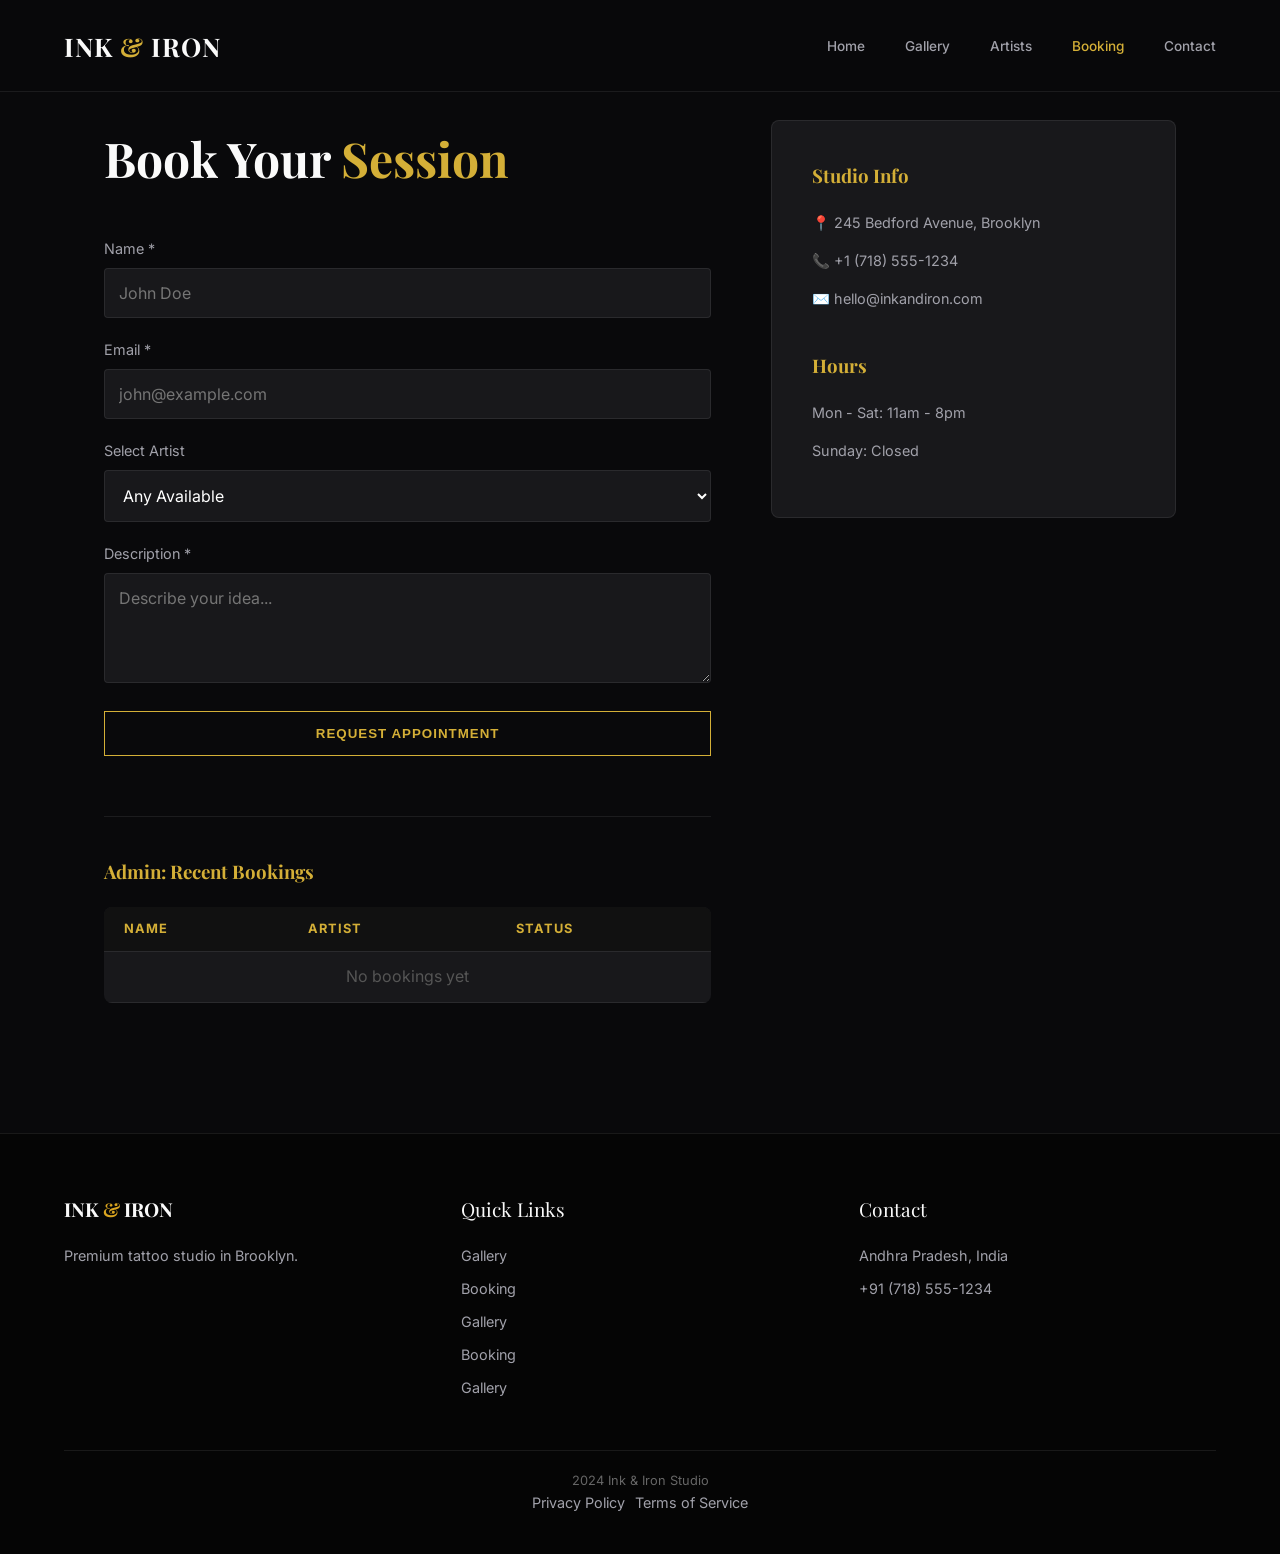
<file: booking.html>
<!DOCTYPE html>
<html lang="en">
<head>
    <meta charset="UTF-8">
    <meta name="viewport" content="width=device-width, initial-scale=1.0">
    <title>Book | INK & IRON</title>
    <link href="https://fonts.googleapis.com/css2?family=Inter:wght@400;600&family=Playfair+Display:wght@700&display=swap" rel="stylesheet">
    <link rel="stylesheet" href="style.css">
</head>
<body>
    <!-- NAVBAR -->
    <header class="navbar">
        <div class="nav-logo"><h1 class="logo"><a href="index.html">INK <span>&</span> IRON</a></h1></div>
        <nav class="menu" id="menu">
            <ul class="menu-links">
                <li><a href="index.html">Home</a></li>
                <li><a href="gallery.html">Gallery</a></li>
                <li><a href="artist.html">Artists</a></li>
                <li><a href="booking.html" class="active">Booking</a></li>
                <li><a href="contact.html">Contact</a></li>
            </ul>
        </nav>
        <button class="hamburger" id="hamburger"><span></span><span></span><span></span></button>
    </header>

    <!-- MAIN CONTAINER -->
    <div class="booking-container container-main">
        <div class="form-section">
            <h2 class="section-title" style="text-align:left;">Book Your <span>Session</span></h2>
            <form id="bookingForm">
                <div class="form-group"><label>Name *</label><input type="text" class="form-input" id="b_name" required placeholder="John Doe"></div>
                <div class="form-group"><label>Email *</label><input type="email" class="form-input" id="b_email" required placeholder="john@example.com"></div>
                <div class="form-group"><label>Select Artist</label><select class="form-input" id="b_artist"><option>Any Available</option><option>Victor Vile</option><option>Sarah Ink</option></select></div>
                <div class="form-group"><label>Description *</label><textarea class="form-input" id="b_desc" rows="4" required placeholder="Describe your idea..."></textarea></div>
                <button type="submit" class="btn-primary" style="width: 100%;">Request Appointment</button>
            </form>

            <!-- ADMIN TABLE (Updates automatically) -->
            <div class="admin-section">
                <h3 style="color: var(--accent-gold); margin-bottom: 20px; font-family:'Playfair Display';">Admin: Recent Bookings</h3>
                <table class="admin-table" id="adminTable">
                    <thead><tr><th>Name</th><th>Artist</th><th>Status</th></tr></thead>
                    <tbody></tbody>
                </table>
            </div>
        </div>

        <div class="side-info">
            <h3>Studio Info</h3>
            <p>📍 245 Bedford Avenue, Brooklyn</p>
            <p>📞 +1 (718) 555-1234</p>
            <p>✉️ hello@inkandiron.com</p>
            <br>
            <h3>Hours</h3>
            <p>Mon - Sat: 11am - 8pm</p>
            <p>Sunday: Closed</p>
        </div>
    </div>

   <!-- FOOTER -->
    <footer class="footer">
        <div class="sub-footer">
            <div><h2 class="title">INK <span style="color:goldenrod;">&</span> IRON</h2><p class="desc">Premium tattoo studio in Brooklyn.</p></div>
            <div>
                <p class="title">Quick Links</p>
                <ul class="links">
                    <li><a href="Home.html">Gallery</a></li>
                    <li><a href="booking.html">Booking</a></li>
                    <li><a href="gallery.html">Gallery</a></li>
                    <li><a href="artist.html">Booking</a></li>
                    <li><a href="contact.html">Gallery</a></li>
                </ul>
            </div>
            <div><p class="title">Contact</p><ul class="links"><li>Andhra Pradesh, India</li><li>+91 (718) 555-1234</li></ul></div>
        </div>
        <div class="rules">
            <p>2024 Ink & Iron Studio</p>
            <div class="terms" >
                 <ul class="links" style="display: flex; justify-content: center;  gap: 10px; font-size: 13px;">
                    <li><a href="#">Privacy Policy</a></li>
                    <li><a href="#">Terms of Service</a></li>
                 </ul>
            </div>
        </div>
    </footer>

    
    <script src="script.js"></script>
</body>
</html>
</file>
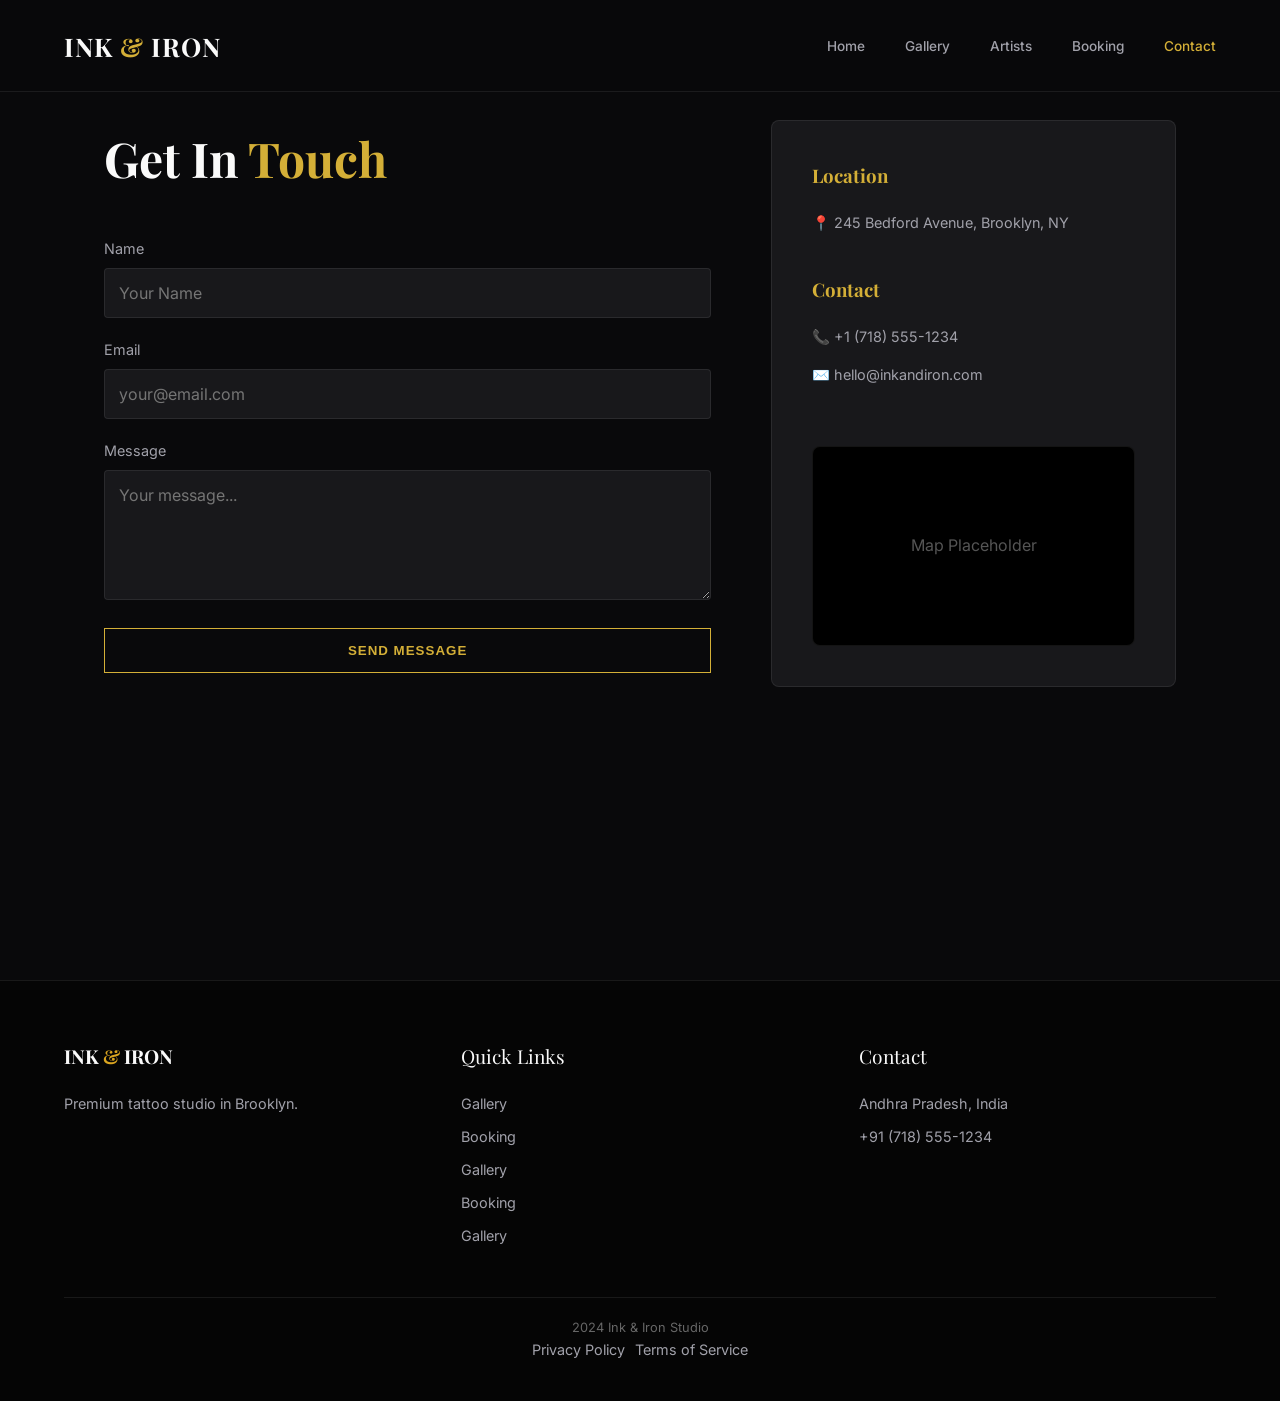
<file: contact.html>
<!DOCTYPE html>
<html lang="en">
<head>
    <meta charset="UTF-8">
    <meta name="viewport" content="width=device-width, initial-scale=1.0">
    <title>Contact | INK & IRON</title>
    <link href="https://fonts.googleapis.com/css2?family=Inter:wght@400;600&family=Playfair+Display:wght@700&display=swap" rel="stylesheet">
    <link rel="stylesheet" href="style.css">
</head>
<body>
    <!-- NAVBAR -->
    <header class="navbar">
        <div class="nav-logo"><h1 class="logo"><a href="index.html">INK <span>&</span> IRON</a></h1></div>
        <nav class="menu" id="menu">
            <ul class="menu-links">
                <li><a href="index.html">Home</a></li>
                <li><a href="gallery.html">Gallery</a></li>
                <li><a href="artist.html">Artists</a></li>
                <li><a href="booking.html">Booking</a></li>
                <li><a href="contact.html" class="active">Contact</a></li>
            </ul>
        </nav>
        <button class="hamburger" id="hamburger"><span></span><span></span><span></span></button>
    </header>

    <!-- MAIN CONTAINER -->
    <div class="contact-container container-main">
        <div class="form-section">
            <h2 class="section-title" style="text-align:left;">Get In <span>Touch</span></h2>
            <form id="contactForm">
                <div class="form-group"><label>Name</label><input type="text" class="form-input" required placeholder="Your Name"></div>
                <div class="form-group"><label>Email</label><input type="email" class="form-input" required placeholder="your@email.com"></div>
                <div class="form-group"><label>Message</label><textarea class="form-input" rows="5" required placeholder="Your message..."></textarea></div>
                <button type="submit" class="btn-primary" style="width: 100%;">Send Message</button>
            </form>
        </div>

        <div class="side-info">
            <h3>Location</h3>
            <p>📍 245 Bedford Avenue, Brooklyn, NY</p>
            <br>
            <h3>Contact</h3>
            <p>📞 +1 (718) 555-1234</p>
            <p>✉️ hello@inkandiron.com</p>
            <br>
            <div style="height: 200px; background: #000; margin-top: 20px; display:flex; align-items:center; justify-content:center; color:#555; border-radius: 8px; border: 1px solid var(--border-subtle);">
                Map Placeholder
            </div>
        </div>
    </div>

   <!-- FOOTER -->
    <footer class="footer">
        <div class="sub-footer">
            <div><h2 class="title">INK <span style="color:goldenrod;">&</span> IRON</h2><p class="desc">Premium tattoo studio in Brooklyn.</p></div>
            <div>
                <p class="title">Quick Links</p>
                <ul class="links">
                    <li><a href="Home.html">Gallery</a></li>
                    <li><a href="booking.html">Booking</a></li>
                    <li><a href="gallery.html">Gallery</a></li>
                    <li><a href="artist.html">Booking</a></li>
                    <li><a href="contact.html">Gallery</a></li>
                </ul>
            </div>
            <div><p class="title">Contact</p><ul class="links"><li>Andhra Pradesh, India</li><li>+91 (718) 555-1234</li></ul></div>
        </div>
        <div class="rules">
            <p>2024 Ink & Iron Studio</p>
            <div class="terms" >
                 <ul class="links" style="display: flex; justify-content: center;  gap: 10px; font-size: 13px;">
                    <li><a href="#">Privacy Policy</a></li>
                    <li><a href="#">Terms of Service</a></li>
                 </ul>
            </div>
        </div>
    </footer>

    
    <script src="script.js"></script>
</body>
</html>
</file>
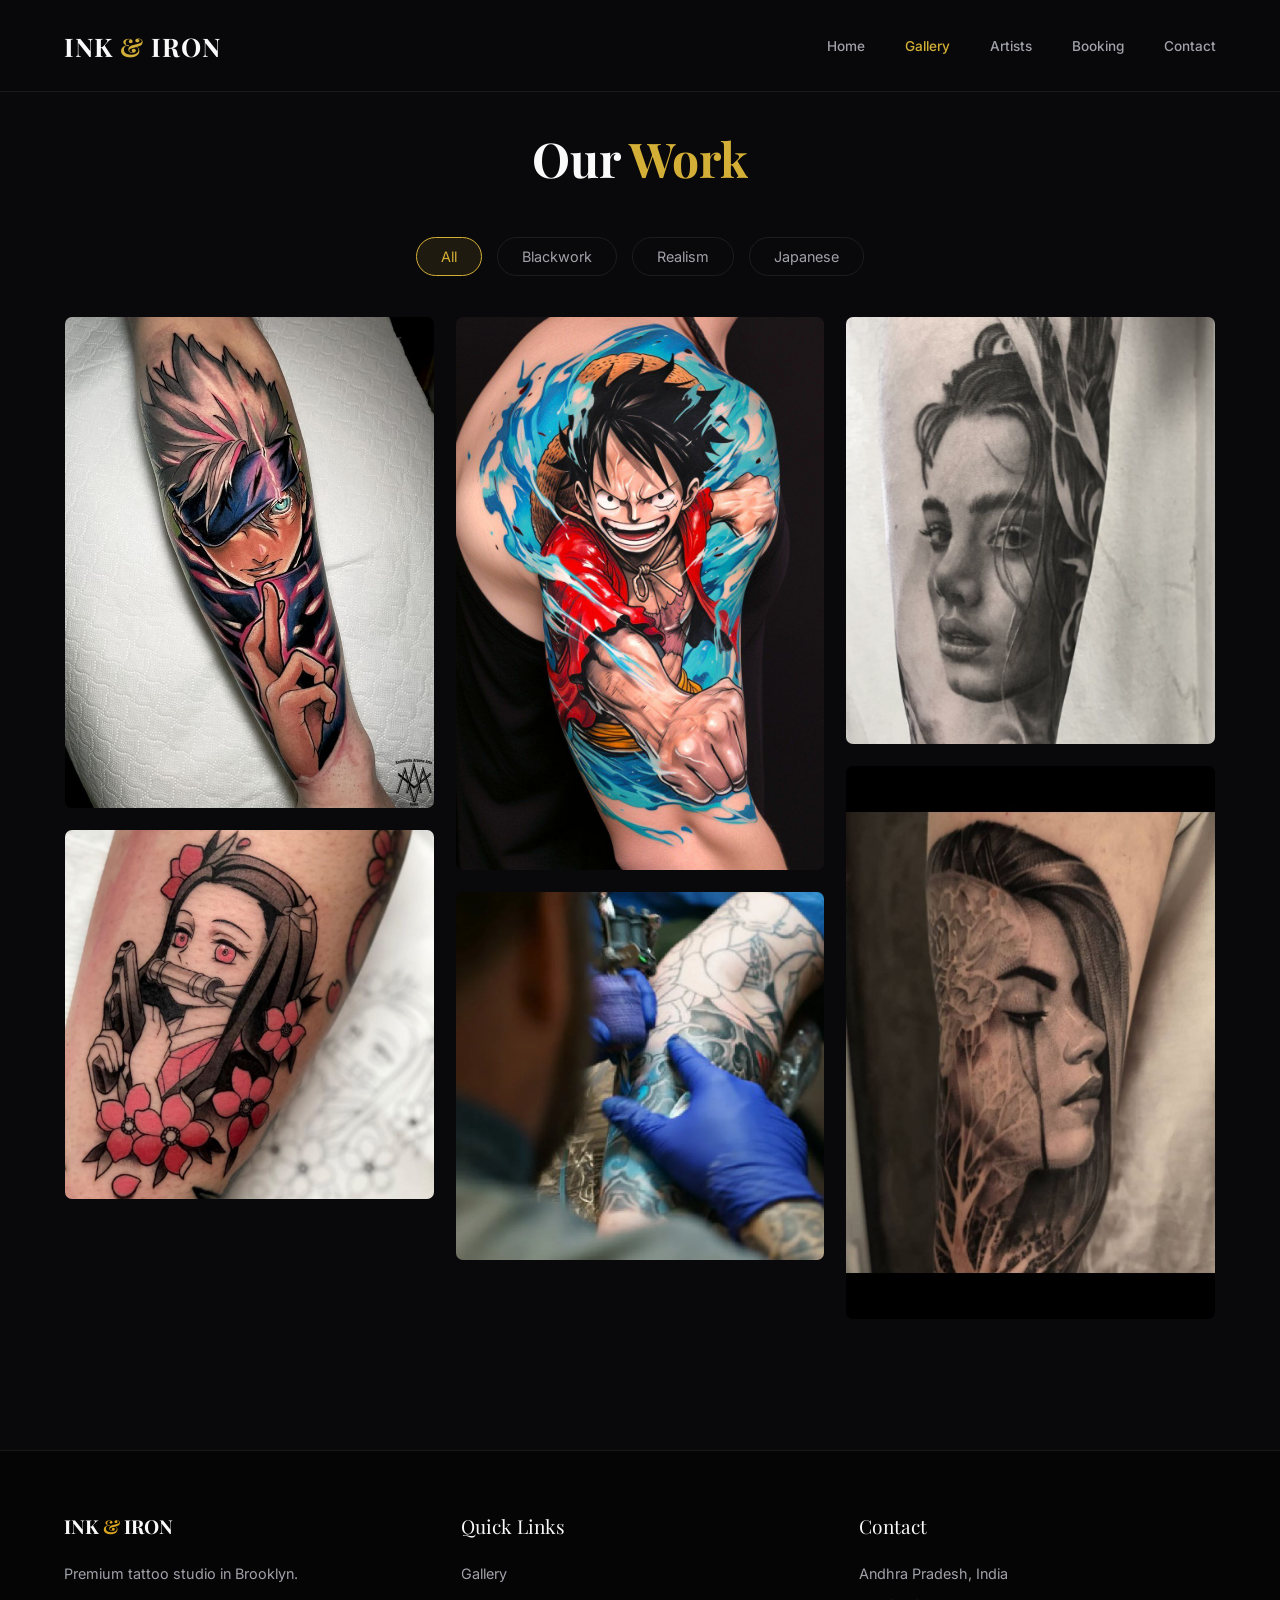
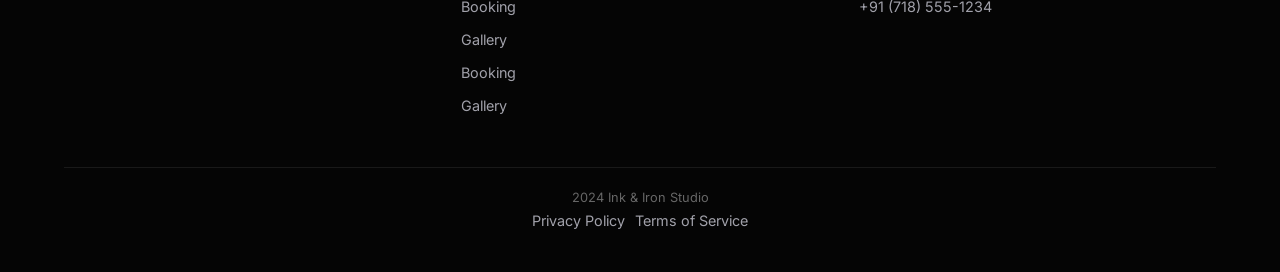
<file: gallery.html>
<!DOCTYPE html>
<html lang="en">
<head>
    <meta charset="UTF-8">
    <meta name="viewport" content="width=device-width, initial-scale=1.0">
    <title>Gallery | INK & IRON</title>
    <link href="https://fonts.googleapis.com/css2?family=Inter:wght@300;400;600&family=Playfair+Display:wght@700&display=swap" rel="stylesheet">
    <link rel="stylesheet" href="style.css">
</head>
<body>
    <!-- NAVBAR -->
    <header class="navbar">
        <div class="nav-logo"><h1 class="logo"><a href="index.html">INK <span>&</span> IRON</a></h1></div>
        <nav class="menu" id="menu">
            <ul class="menu-links">
                <li><a href="index.html">Home</a></li>
                <li><a href="gallery.html" class="active">Gallery</a></li>
                <li><a href="artist.html">Artists</a></li>
                <li><a href="booking.html">Booking</a></li>
                <li><a href="contact.html">Contact</a></li>
            </ul>
        </nav>
        <button class="hamburger" id="hamburger"><span></span><span></span><span></span></button>
    </header>

    <!-- MAIN CONTAINER -->
    <div class="gallery-container container-main">
        <h2 class="section-title">Our <span>Work</span></h2>
        <div class="filter-bar" id="filterBar">
            <button class="filter-btn active" data-filter="all">All</button>
            <button class="filter-btn" data-filter="blackwork">Blackwork</button>
            <button class="filter-btn" data-filter="realism">Realism</button>
            <button class="filter-btn" data-filter="japanese">Japanese</button>
        </div>
        <div class="gallery-grid" id="galleryGrid"></div>
    </div>

    <!-- FOOTER -->
    <footer class="footer">
        <div class="sub-footer">
            <div><h2 class="title">INK <span style="color:goldenrod;">&</span> IRON</h2><p class="desc">Premium tattoo studio in Brooklyn.</p></div>
            <div>
                <p class="title">Quick Links</p>
                <ul class="links">
                    <li><a href="Home.html">Gallery</a></li>
                    <li><a href="booking.html">Booking</a></li>
                    <li><a href="gallery.html">Gallery</a></li>
                    <li><a href="artist.html">Booking</a></li>
                    <li><a href="contact.html">Gallery</a></li>
                </ul>
            </div>
            <div><p class="title">Contact</p><ul class="links"><li>Andhra Pradesh, India</li><li>+91 (718) 555-1234</li></ul></div>
        </div>
        <div class="rules">
            <p>2024 Ink & Iron Studio</p>
            <div class="terms" >
                 <ul class="links" style="display: flex; justify-content: center;  gap: 10px; font-size: 13px;">
                    <li><a href="#">Privacy Policy</a></li>
                    <li><a href="#">Terms of Service</a></li>
                 </ul>
            </div>
        </div>
    </footer>

    
    <script src="script.js"></script>
</body>
</html>
</file>
<file: style.css>
/* =========================================
   INK & IRON - MASTER STYLESHEET
   ========================================= */

/* --- 1. VARIABLES & RESET --- */
:root {
    --bg-dark: #09090b;
    --bg-card: #18181b;
    --accent-gold: #D4AF37;
    --accent-gold-light: #e6c56a;
    --text-main: #fafafa;
    --text-dim: #a1a1aa;
    --border-subtle: rgba(255, 255, 255, 0.08);
    --transition: all 0.4s cubic-bezier(0.16, 1, 0.3, 1);
}

* { margin: 0; padding: 0; box-sizing: border-box; }
html { scroll-behavior: smooth; }
body {
    background-color: var(--bg-dark);
    color: var(--text-main);
    font-family: 'Inter', sans-serif;
    line-height: 1.6;
    overflow-x: hidden;
}
a { text-decoration: none; color: inherit; }
ul { list-style: none; }
img { width: 100%; display: block; }

/* --- 2. NAVBAR (Fixed & Responsive) --- */
.navbar {
    display: flex;
    justify-content: space-between;
    align-items: center;
    padding: 20px 5%;
    background: rgba(9, 9, 11, 0.95);
    backdrop-filter: blur(10px);
    position: fixed;
    width: 100%;
    top: 0;
    z-index: 1000;
    border-bottom: 1px solid var(--border-subtle);
}
.logo a { font-family: 'Playfair Display', serif; font-size: 1.6rem; font-weight: 700; letter-spacing: 1px; }
.logo span { color: var(--accent-gold); }

.menu { display: flex; }
.menu-links { display: flex; gap: 40px; align-items: center; }
.menu-links a { font-size: 0.85rem; font-weight: 500; color: var(--text-dim); transition: var(--transition); position: relative; }
.menu-links a:hover, .menu-links a.active { color: var(--accent-gold); }
.menu-links a::after {
    content: ''; position: absolute; width: 0; height: 2px;
    bottom: -5px; left: 0; background: var(--accent-gold); transition: width 0.3s;
}
.menu-links a:hover::after { width: 100%; }

/* Mobile Hamburger */
.hamburger { 
    display: none; 
    flex-direction: column; gap: 5px; cursor: pointer; z-index: 1100; 
    background: none; border: none;
}
.hamburger span { width: 25px; height: 2px; background: var(--text-main); transition: 0.3s; display: block; }

/* Mobile Active States */
.hamburger.active span:nth-child(1) { transform: rotate(45deg) translate(5px, 5px); }
.hamburger.active span:nth-child(2) { opacity: 0; }
.hamburger.active span:nth-child(3) { transform: rotate(-45deg) translate(6px, -6px); }

@media (max-width: 768px) {
    .hamburger { display: flex; }
    .menu {
        position: fixed; top: 0; right: -100%; width: 70%; height: 100vh;
        background: var(--bg-card); padding: 100px 40px;
        transition: right 0.4s ease; z-index: 1050;
        flex-direction: column;
        justify-content: flex-start;
    }
    .menu.active { right: 0; box-shadow: -5px 0 30px rgba(0,0,0,0.5); }
    .menu-links { flex-direction: column; gap: 25px; align-items: flex-start; }
    .menu-links a { font-size: 1.2rem; }
}

/* --- 3. UTILITIES --- */
.container-main { padding-top: 100px; min-height: 100vh; }
.section-title { font-family: 'Playfair Display', serif; font-size: clamp(2rem, 5vw, 3rem); margin-bottom: 40px; text-align: center; }
.section-title span { color: var(--accent-gold); }

.btn-primary {
    display: inline-block; padding: 14px 32px;
    background: transparent; border: 1px solid var(--accent-gold);
    color: var(--accent-gold); font-weight: 600; text-transform: uppercase;
    letter-spacing: 1px; transition: var(--transition); cursor: pointer;
}
.btn-primary:hover {
    background: var(--accent-gold); color: var(--bg-dark);
    box-shadow: 0 0 20px rgba(212, 175, 55, 0.3);
}

/* --- 4. HOME PAGE (HERO) --- */
.hero { height: 100vh; display: flex; position: relative; overflow: hidden; }
.hero-content {
    position: relative; z-index: 2; width: 55%;
    display: flex; flex-direction: column; justify-content: center;
    padding-left: 8%; background: var(--bg-dark);
}
.hero-title { font-size: clamp(3rem, 7vw, 5rem); line-height: 1.1; margin-bottom: 24px; opacity: 0; animation: slideIn 1s forwards 0.3s; }
.hero-title span { color: var(--accent-gold); }
.hero-desc { font-size: 1.1rem; color: var(--text-dim); max-width: 500px; margin-bottom: 40px; opacity: 0; animation: fadeIn 1s forwards 0.6s; }
.hero-btns { display: flex; gap: 20px; opacity: 0; animation: fadeIn 1s forwards 0.9s; }
.hero-visual {
    position: absolute; right: 0; top: 0; width: 50%; height: 100%;
    background: url('https://images.unsplash.com/photo-1590201129522-83955683259e?q=80&w=1920') center/cover no-repeat; z-index: 1;
}
.hero-wipe {
    position: absolute; right: 0; top: 0; width: 50%; height: 100%;
    background: var(--bg-dark); z-index: 2; animation: wipeOut 1.5s ease forwards 0.2s;
}

@keyframes slideIn { from { opacity: 0; transform: translateX(-50px); } to { opacity: 1; transform: translateX(0); } }
@keyframes fadeIn { from { opacity: 0; } to { opacity: 1; } }
@keyframes wipeOut { from { width: 50%; } to { width: 0; } }

/* Home About Teaser */
.about-teaser { padding: 100px 5%; display: grid; grid-template-columns: 1fr 1fr; gap: 60px; align-items: center; max-width: 1400px; margin: 0 auto; }
.about-img { height: 500px; border-right: 4px solid var(--accent-gold); overflow: hidden; }
.about-img img { height: 100%; object-fit: cover; transition: 0.5s; }
.about-img:hover img { transform: scale(1.05); }
@media (max-width: 768px) { 
    .hero-content { width: 100%; padding: 0 5%; background: rgba(9,9,11,0.8); align-items: center; text-align: center; z-index: 3; }
    .hero-visual { width: 100%; opacity: 0.5; }
    .hero-wipe { display: none; }
    .hero-btns { flex-direction: column; width: 80%; }
    .about-teaser { grid-template-columns: 1fr; } 
    .about-img { border-right: none; border-bottom: 4px solid var(--accent-gold); height: 300px; }
}

/* --- 5. GALLERY PAGE --- */
.gallery-container { padding: 120px 5% 50px; max-width: 1400px; margin: 0 auto; }
.filter-bar { display: flex; gap: 15px; justify-content: center; margin-bottom: 40px; flex-wrap: wrap; }
.filter-btn { background: transparent; border: 1px solid var(--border-subtle); color: var(--text-dim); padding: 10px 24px; border-radius: 50px; cursor: pointer; transition: 0.3s; font-family: inherit; font-size: 0.9rem; }
.filter-btn.active, .filter-btn:hover { border-color: var(--accent-gold); color: var(--accent-gold); background: rgba(212, 175, 55, 0.1); }

.gallery-grid { columns: 3; column-gap: 20px; }
.gallery-item { margin-bottom: 20px; break-inside: avoid; position: relative; overflow: hidden; border-radius: 8px; border: 1px solid transparent; cursor: pointer; transition: transform 0.3s; }
.gallery-item img { width: 100%; display: block; transition: 0.5s; }
.gallery-item:hover img { transform: scale(1.05); }
.gallery-info { position: absolute; inset: 0; background: rgba(0,0,0,0.7); display: flex; align-items: center; justify-content: center; opacity: 0; transition: 0.4s; flex-direction: column; text-align: center; }
.gallery-item:hover .gallery-info { opacity: 1; }
.gallery-info h4 { font-family: 'Playfair Display'; color: #fff; font-size: 1.2rem; }
.gallery-info span { color: var(--accent-gold); font-size: 0.8rem; margin-top: 5px; text-transform: uppercase; }
@media (max-width: 900px) { .gallery-grid { columns: 2; } }
@media (max-width: 600px) { .gallery-grid { columns: 1; } }

/* --- 6. ARTISTS PAGE --- */
.artist-container { padding: 120px 5% 50px; max-width: 1400px; margin: 0 auto; }
.artist-grid { display: grid; grid-template-columns: repeat(auto-fit, minmax(300px, 1fr)); gap: 30px; }
.artist-card { position: relative; height: 450px; border-radius: 8px; overflow: hidden; cursor: pointer; border: 1px solid var(--border-subtle); }
.artist-card img { width: 100%; height: 100%; object-fit: cover; transition: transform 0.8s ease; }
.artist-card:hover img { transform: scale(1.1); }
.artist-overlay { position: absolute; inset: 0; background: linear-gradient(to top, rgba(0,0,0,0.9), transparent 60%); display: flex; flex-direction: column; justify-content: flex-end; padding: 30px; transition: 0.4s; }
.artist-name { font-size: 1.8rem; margin-bottom: 5px; }
.artist-spec { color: var(--accent-gold); font-size: 0.85rem; text-transform: uppercase; letter-spacing: 1px; font-weight: 600; }
.btn-view { margin-top: 15px; padding: 10px; border: 1px solid var(--accent-gold); background: transparent; color: var(--accent-gold); text-align: center; width: 100%; opacity: 0; transform: translateY(20px); transition: 0.4s; font-weight: bold; cursor: pointer; }
.artist-card:hover .btn-view { opacity: 1; transform: translateY(0); }

/* Modal */
#modalOverlay { position: fixed; inset: 0; background: rgba(0,0,0,0.9); backdrop-filter: blur(10px); display: none; align-items: center; justify-content: center; z-index: 2000; padding: 20px; }
.modal-box { background: var(--bg-card); width: 100%; max-width: 900px; border-radius: 12px; overflow: hidden; display: grid; grid-template-columns: 1fr 1fr; border: 1px solid var(--border-subtle); animation: modalFade 0.4s ease; }
.modal-img img { width: 100%; height: 100%; object-fit: cover; }
.modal-info { padding: 40px; position: relative; display: flex; flex-direction: column; justify-content: center; }
.close-btn { position: absolute; top: 15px; right: 20px; font-size: 30px; color: #fff; cursor: pointer; background: none; border: none; transition: 0.3s; }
.close-btn:hover { color: var(--accent-gold); }
@keyframes modalFade { from { opacity: 0; transform: scale(0.9); } to { opacity: 1; transform: scale(1); } }
@media (max-width: 768px) { .modal-box { grid-template-columns: 1fr; } .modal-img { height: 300px; } }

/* --- 7. BOOKING & CONTACT --- */
.booking-container, .contact-container { padding: 120px 5% 50px; max-width: 1200px; margin: 0 auto; display: grid; grid-template-columns: 1.5fr 1fr; gap: 60px; }
.form-group { margin-bottom: 20px; }
.form-group label { display: block; margin-bottom: 8px; color: var(--text-dim); font-size: 0.9rem; }
.form-input { width: 100%; padding: 14px; background: var(--bg-card); border: 1px solid var(--border-subtle); color: #fff; border-radius: 4px; transition: 0.3s; font-family: inherit; font-size: 1rem; }
.form-input:focus { border-color: var(--accent-gold); outline: none; }
.side-info { background: var(--bg-card); padding: 40px; border-radius: 8px; height: fit-content; border: 1px solid var(--border-subtle); }
.side-info h3 { font-family: 'Playfair Display'; margin-bottom: 20px; color: var(--accent-gold); }
.side-info p { color: var(--text-dim); margin-bottom: 15px; font-size: 0.9rem; display: flex; align-items: center; gap: 10px; }

/* Admin Table */
.admin-section { margin-top: 60px; border-top: 1px solid var(--border-subtle); padding-top: 40px; }
.admin-table { width: 100%; border-collapse: collapse; margin-top: 20px; background: var(--bg-card); border-radius: 8px; overflow: hidden; }
.admin-table th, .admin-table td { padding: 12px; text-align: left; border-bottom: 1px solid var(--border-subtle); }
.admin-table th { color: var(--accent-gold); font-size: 0.8rem; text-transform: uppercase; letter-spacing: 1px; text-align: left; padding-left: 20px; background: #111; }

@media (max-width: 900px) { .booking-container, .contact-container { grid-template-columns: 1fr; } }

/* --- 8. FOOTER --- */
.footer { background: #050505; padding: 60px 5% 30px; border-top: 1px solid var(--border-subtle); margin-top: 80px; }
.sub-footer { display: grid; grid-template-columns: repeat(auto-fit, minmax(200px, 1fr)); gap: 40px; max-width: 1200px; margin: 0 auto; }
.footer .title { font-family: 'Playfair Display', serif; font-size: 1.2rem; margin-bottom: 20px; color: var(--text-main); }
.footer .desc, .footer .links li { color: var(--text-dim); font-size: 0.9rem; margin-bottom: 10px; }
.footer .links a:hover { color: var(--accent-gold); }
.rules { margin-top: 40px; padding-top: 20px; border-top: 1px solid var(--border-subtle); text-align: center; color: #666; font-size: 0.8rem; }
</file>
